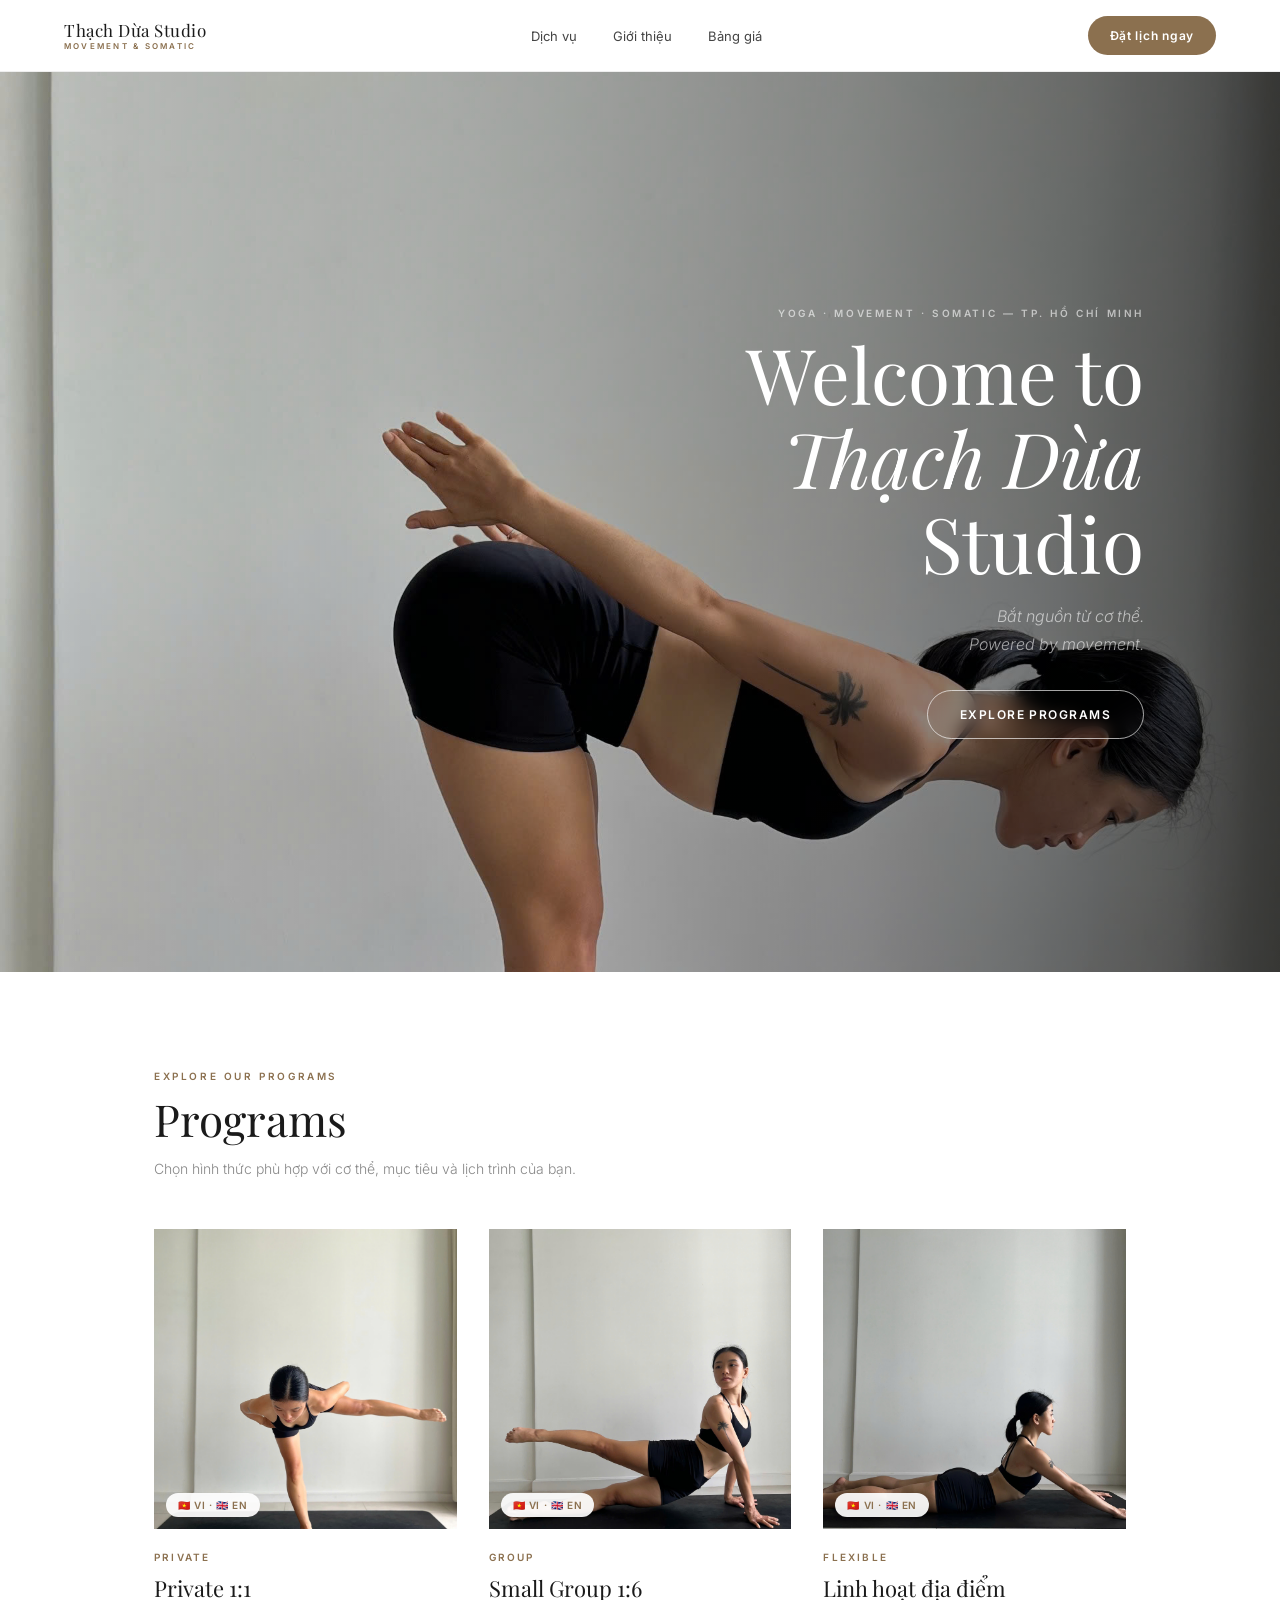
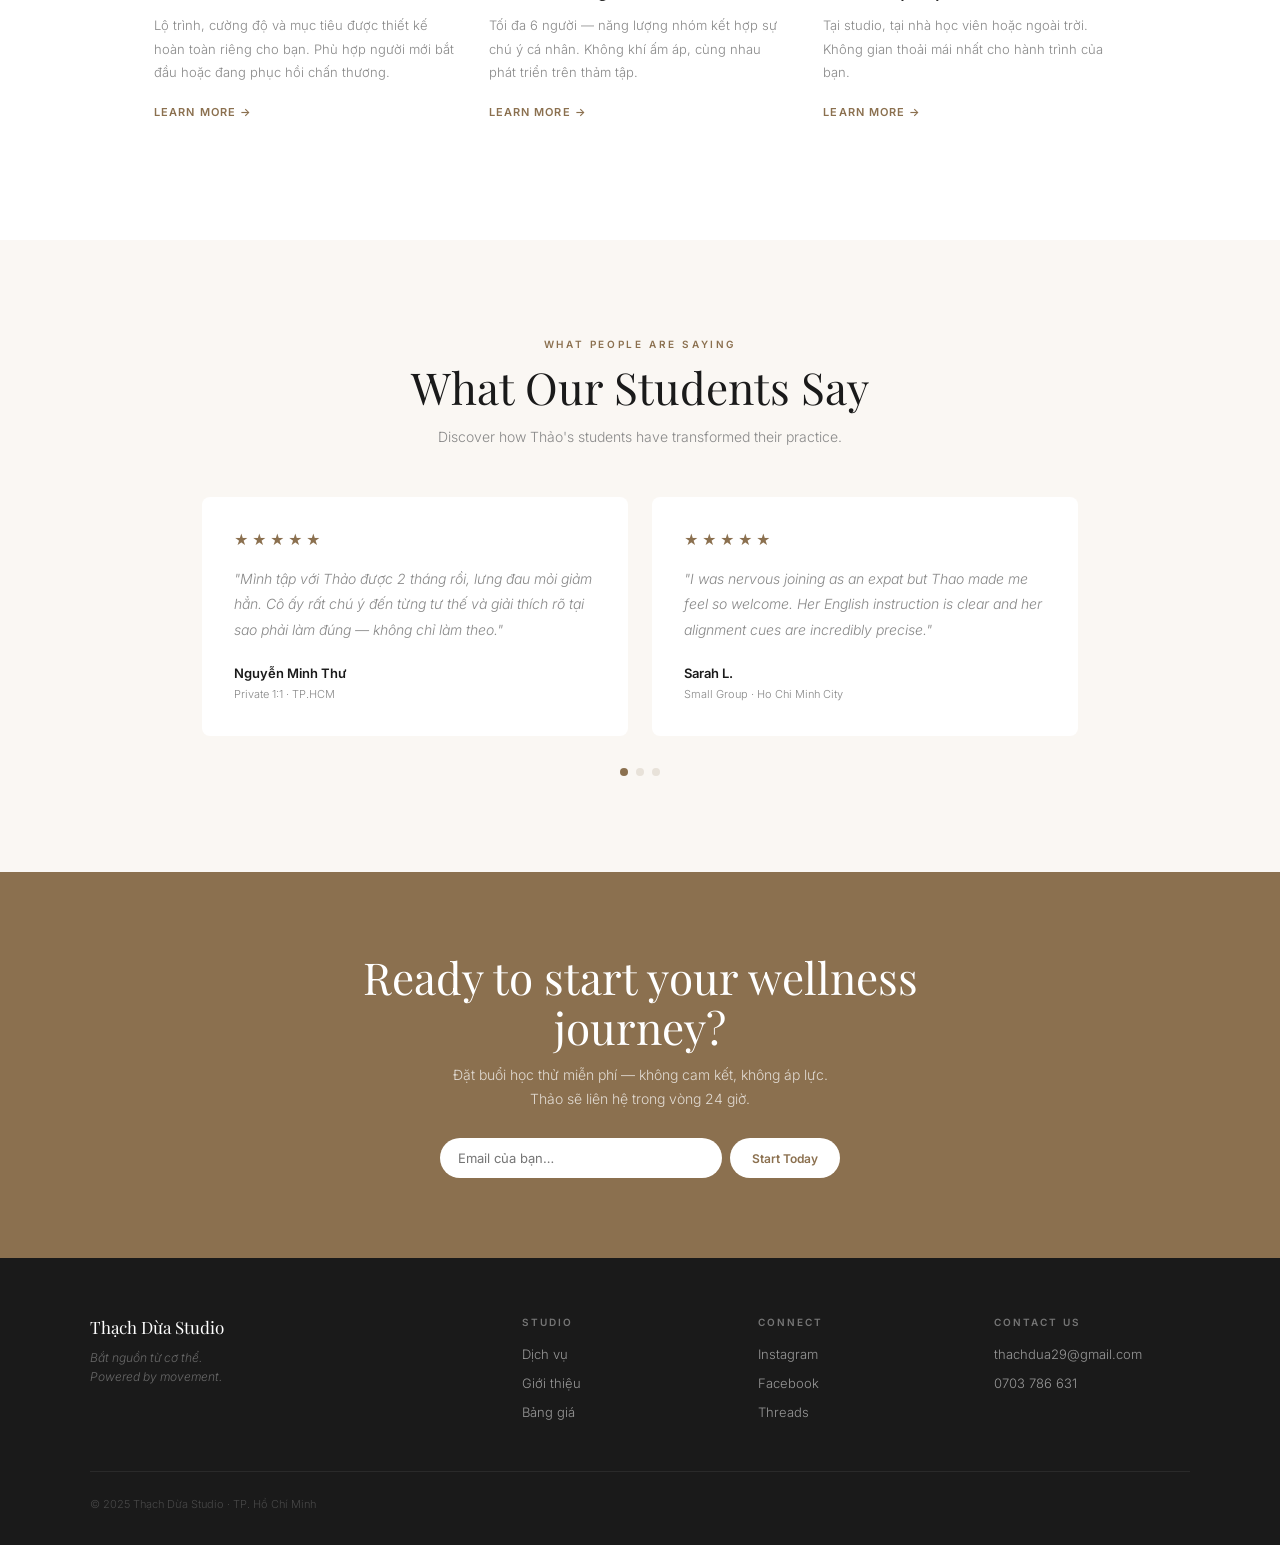
<file: index.html>
<!DOCTYPE html>
<html lang="vi">
<head>
<meta charset="UTF-8">
<meta name="viewport" content="width=device-width, initial-scale=1.0">
<title>Thạch Dừa Studio — Yoga & Movement, TP. Hồ Chí Minh</title>
<link rel="stylesheet" href="style.css">
</head>
<body>

<!-- NAV -->
<nav class="nav">
  <a href="index.html" class="nav-logo">
    <span class="nav-logo-name">Thạch Dừa Studio</span>
    <span class="nav-logo-sub">Movement &amp; Somatic</span>
  </a>
  <ul class="nav-links">
    <li><a href="programs.html">Dịch vụ</a></li>
    <li><a href="about.html">Giới thiệu</a></li>
    <li><a href="pricing.html">Bảng giá</a></li>
  </ul>
  <a href="mailto:thachdua29@gmail.com" class="nav-cta">Đặt lịch ngay</a>
</nav>

<!-- HERO -->
<section class="hero">
  <div class="hero-bg" style="background-image:url('images/2aoboqwjpbpxuohyoxawbfhjyfrezbrump8bomac4.jpg');"></div>
  <div class="hero-text">
    <span class="eyebrow">Yoga · Movement · Somatic — TP. Hồ Chí Minh</span>
    <h1 class="hero-h1">
      Welcome to<br>
      <em>Thạch Dừa</em><br>
      Studio
    </h1>
    <p class="hero-tagline">Bắt nguồn từ cơ thể.<br>Powered by movement.</p>
    <a href="programs.html" class="hero-btn">Explore Programs</a>
  </div>
</section>

<!-- PROGRAMS PREVIEW -->
<section style="background:var(--white);">
  <div class="inner">
    <span class="eyebrow">Explore our programs</span>
    <h2 class="section-title">Programs</h2>
    <p class="section-sub">Chọn hình thức phù hợp với cơ thể, mục tiêu và lịch trình của bạn.</p>
    <div class="cards-grid">

      <div>
        <div class="card-img-wrap">
          <img class="card-img" src="images/2aoboqwjpfn8reksp76ifyfwxgduxieminqu508o15.jpg" alt="Private 1:1 yoga session">
          <span class="lang-badge">🇻🇳 VI · 🇬🇧 EN</span>
        </div>
        <div class="card-body">
          <div class="card-label">Private</div>
          <div class="card-title">Private 1:1</div>
          <p class="card-desc">Lộ trình, cường độ và mục tiêu được thiết kế hoàn toàn riêng cho bạn. Phù hợp người mới bắt đầu hoặc đang phục hồi chấn thương.</p>
          <a href="programs.html" class="card-link">Learn More →</a>
        </div>
      </div>

      <div>
        <div class="card-img-wrap">
          <img class="card-img" src="images/2aoboqwjpcphf2q485jx04hoiq3ceyb1tag0qavc7.jpg" alt="Small group yoga class">
          <span class="lang-badge">🇻🇳 VI · 🇬🇧 EN</span>
        </div>
        <div class="card-body">
          <div class="card-label">Group</div>
          <div class="card-title">Small Group 1:6</div>
          <p class="card-desc">Tối đa 6 người — năng lượng nhóm kết hợp sự chú ý cá nhân. Không khí ấm áp, cùng nhau phát triển trên thảm tập.</p>
          <a href="programs.html" class="card-link">Learn More →</a>
        </div>
      </div>

      <div>
        <div class="card-img-wrap">
          <img class="card-img" src="images/2aoboqwjpf3xjsj5gzhisjfq6zc9faot9e6muyiq14.jpg" alt="Flexible location yoga" style="object-position:center 35%;">
          <span class="lang-badge">🇻🇳 VI · 🇬🇧 EN</span>
        </div>
        <div class="card-body">
          <div class="card-label">Flexible</div>
          <div class="card-title">Linh hoạt địa điểm</div>
          <p class="card-desc">Tại studio, tại nhà học viên hoặc ngoài trời. Không gian thoải mái nhất cho hành trình của bạn.</p>
          <a href="programs.html" class="card-link">Learn More →</a>
        </div>
      </div>

    </div>
  </div>
</section>

<!-- TESTIMONIALS -->
<section class="testimonials">
  <div class="inner">
    <div class="testimonials-header">
      <span class="eyebrow">What people are saying</span>
      <h2 class="section-title">What Our Students Say</h2>
      <p class="section-sub">Discover how Thảo's students have transformed their practice.</p>
    </div>
    <div class="carousel">
      <div class="carousel-track">

        <!-- Slide 1: reviews 1 + 2 -->
        <div class="testi-card">
          <div class="testi-item">
            <div class="testi-stars">★★★★★</div>
            <p class="testi-quote">"Mình tập với Thảo được 2 tháng rồi, lưng đau mỏi giảm hẳn. Cô ấy rất chú ý đến từng tư thế và giải thích rõ tại sao phải làm đúng — không chỉ làm theo."</p>
            <div class="testi-name">Nguyễn Minh Thư</div>
            <div class="testi-sub">Private 1:1 · TP.HCM</div>
          </div>
          <div class="testi-item">
            <div class="testi-stars">★★★★★</div>
            <p class="testi-quote">"I was nervous joining as an expat but Thao made me feel so welcome. Her English instruction is clear and her alignment cues are incredibly precise."</p>
            <div class="testi-name">Sarah L.</div>
            <div class="testi-sub">Small Group · Ho Chi Minh City</div>
          </div>
        </div>

        <!-- Slide 2: reviews 3 + 4 -->
        <div class="testi-card">
          <div class="testi-item">
            <div class="testi-stars">★★★★★</div>
            <p class="testi-quote">"Thảo dạy tại nhà mình nên không phải lo di chuyển. Buổi học rất cá nhân hóa, phù hợp với thời gian và mục tiêu của mình."</p>
            <div class="testi-name">Trần Khánh Linh</div>
            <div class="testi-sub">Linh hoạt địa điểm · TP.HCM</div>
          </div>
          <div class="testi-item">
            <div class="testi-stars">★★★★★</div>
            <p class="testi-quote">"Thao is an exceptional teacher. She explains each movement clearly in English and I've seen incredible progress in my flexibility and core strength."</p>
            <div class="testi-name">James M.</div>
            <div class="testi-sub">Private 1:1 · District 2</div>
          </div>
        </div>

        <!-- Slide 3: review 5 solo -->
        <div class="testi-card">
          <div class="testi-item">
            <div class="testi-stars">★★★★★</div>
            <p class="testi-quote">"Nhóm nhỏ 6 người rất ấm cúng. Thảo để ý đến từng người dù dạy nhóm — cảm giác như được học riêng vậy."</p>
            <div class="testi-name">Lê Phương Anh</div>
            <div class="testi-sub">Small Group · TP.HCM</div>
          </div>
          <div class="testi-item" style="visibility:hidden;" aria-hidden="true"></div>
        </div>

      </div>
      <div class="carousel-dots">
        <button class="carousel-dot active" aria-label="Slide 1"></button>
        <button class="carousel-dot" aria-label="Slide 2"></button>
        <button class="carousel-dot" aria-label="Slide 3"></button>
      </div>
    </div>
  </div>
</section>

<!-- CTA STRIP -->
<section class="cta-strip">
  <h2 class="section-title">Ready to start your wellness journey?</h2>
  <p class="cta-strip-sub">Đặt buổi học thử miễn phí — không cam kết, không áp lực.<br>Thảo sẽ liên hệ trong vòng 24 giờ.</p>
  <form class="cta-form" onsubmit="var e=this.querySelector('input').value;window.location='mailto:thachdua29@gmail.com?subject=Đặt lịch học thử&body=Email của tôi: '+encodeURIComponent(e);return false;">
    <input class="cta-input" type="email" placeholder="Email của bạn…" required>
    <button class="cta-submit" type="submit">Start Today</button>
  </form>
</section>

<!-- FOOTER -->
<footer class="footer">
  <div class="footer-inner">
    <div>
      <div class="footer-name">Thạch Dừa Studio</div>
      <div class="footer-tagline">Bắt nguồn từ cơ thể.<br>Powered by movement.</div>
    </div>
    <div class="footer-col">
      <div class="footer-col-title">Studio</div>
      <a href="programs.html">Dịch vụ</a>
      <a href="about.html">Giới thiệu</a>
      <a href="pricing.html">Bảng giá</a>
    </div>
    <div class="footer-col">
      <div class="footer-col-title">Connect</div>
      <a href="https://www.instagram.com/thach_dua/" target="_blank" rel="noopener">Instagram</a>
      <a href="https://www.facebook.com/dua.thach.2906/" target="_blank" rel="noopener">Facebook</a>
      <a href="https://www.threads.com/@thach_dua" target="_blank" rel="noopener">Threads</a>
    </div>
    <div class="footer-col">
      <div class="footer-col-title">Contact Us</div>
      <a href="mailto:thachdua29@gmail.com">thachdua29@gmail.com</a>
      <a href="tel:+84703786631">0703 786 631</a>
    </div>
  </div>
  <div class="footer-copy">© 2025 Thạch Dừa Studio · TP. Hồ Chí Minh</div>
</footer>

<script src="carousel.js"></script>
</body>
</html>
</file>
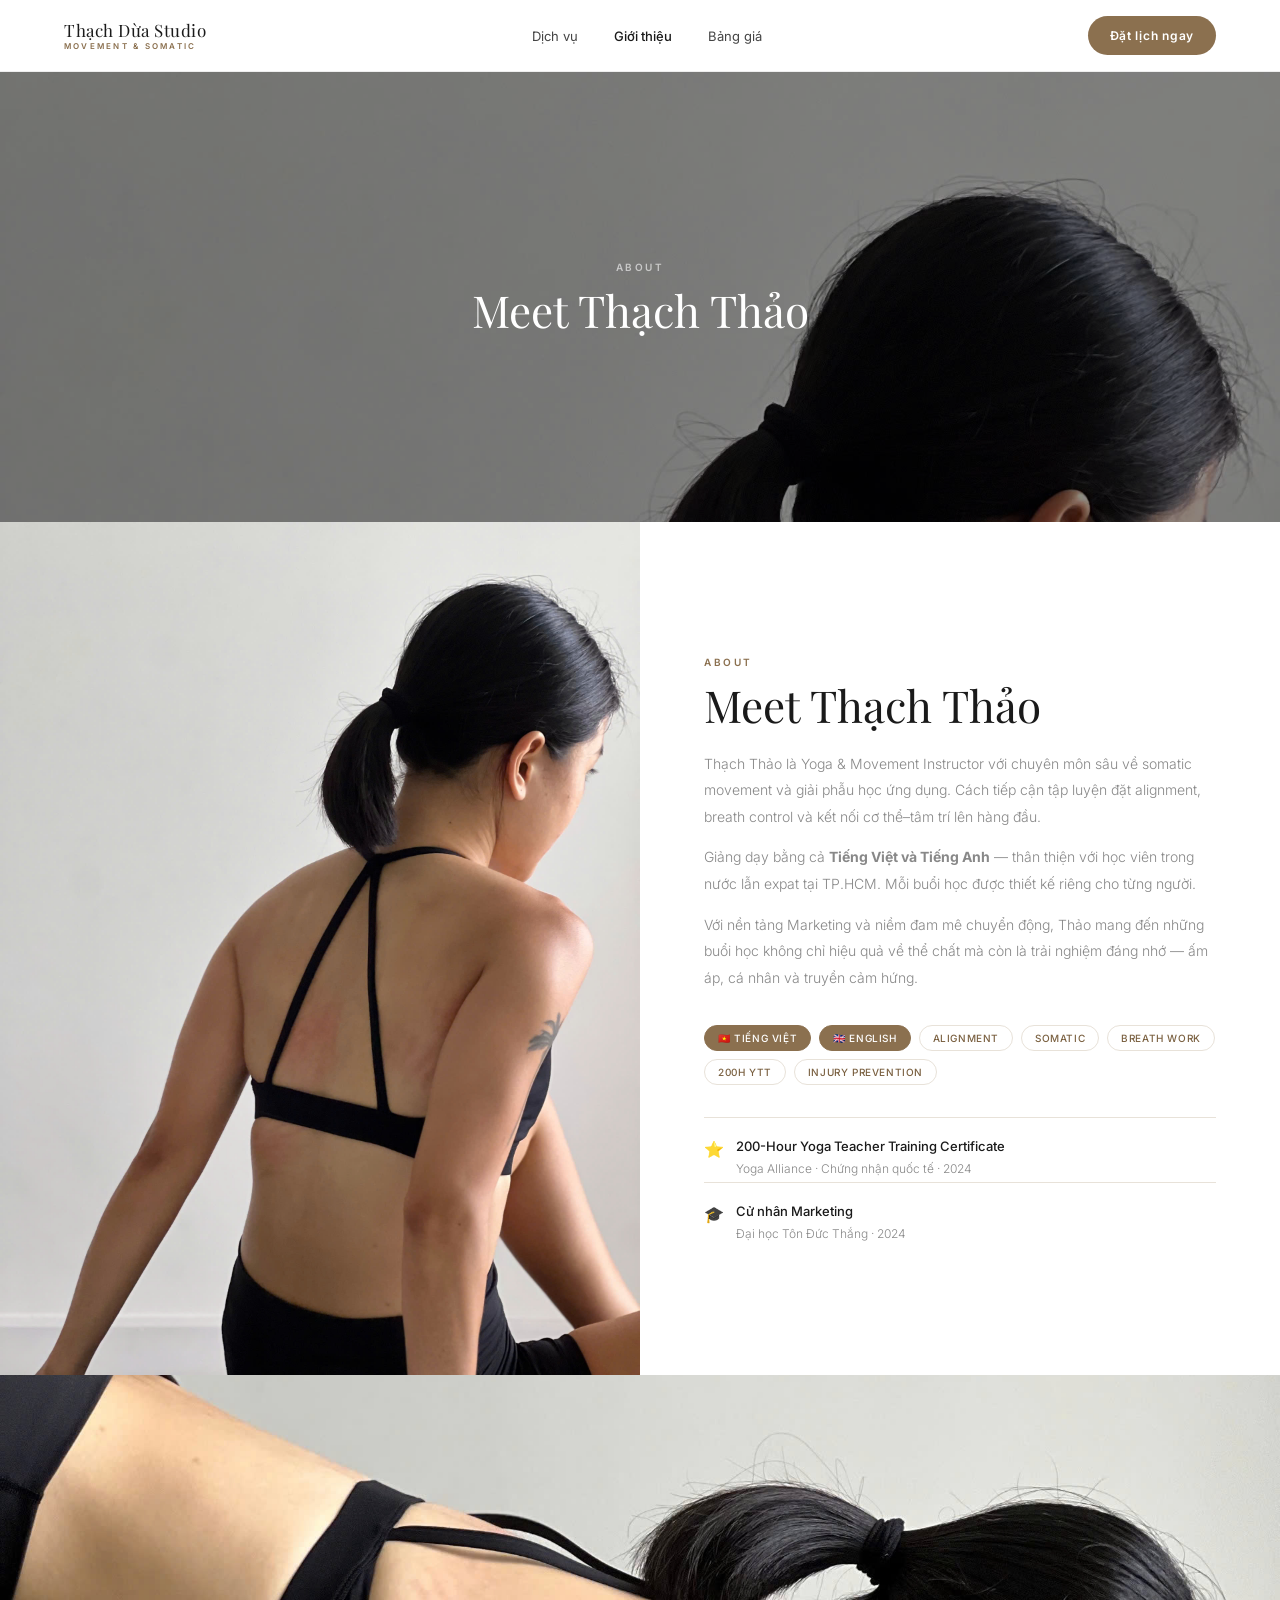
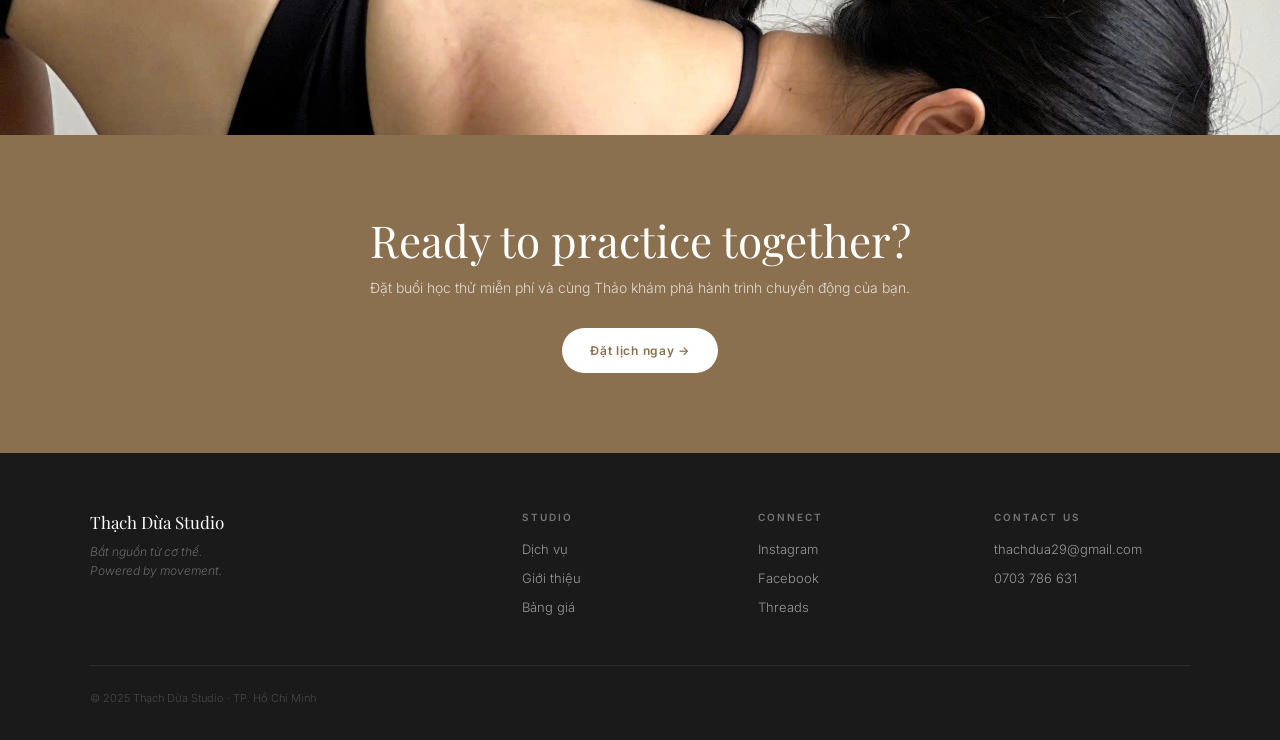
<file: about.html>
<!DOCTYPE html>
<html lang="vi">
<head>
<meta charset="UTF-8">
<meta name="viewport" content="width=device-width, initial-scale=1.0">
<title>About — Thạch Dừa Studio</title>
<link rel="stylesheet" href="style.css">
</head>
<body>

<!-- NAV -->
<nav class="nav">
  <a href="index.html" class="nav-logo">
    <span class="nav-logo-name">Thạch Dừa Studio</span>
    <span class="nav-logo-sub">Movement &amp; Somatic</span>
  </a>
  <ul class="nav-links">
    <li><a href="programs.html">Dịch vụ</a></li>
    <li><a href="about.html" class="nav-current">Giới thiệu</a></li>
    <li><a href="pricing.html">Bảng giá</a></li>
  </ul>
  <a href="mailto:thachdua29@gmail.com" class="nav-cta">Đặt lịch ngay</a>
</nav>

<!-- PAGE BANNER -->
<div class="page-banner">
  <div class="page-banner-bg" style="background-image:url('images/2aoboqwjpelzb93t9tnogm1sgfkuivyl9txvhwbi13.jpg');background-position:center top;"></div>
  <div class="page-banner-text">
    <span class="eyebrow">About</span>
    <h1 class="section-title">Meet Thạch Thảo</h1>
  </div>
</div>

<!-- SPLIT BIO -->
<div class="about-split">
  <div class="about-photo">
    <img src="images/2aoboqwjpelzb93t9tnogm1sgfkuivyl9txvhwbi13.jpg" alt="Thạch Thảo — yoga instructor">
  </div>
  <div class="about-content">
    <span class="eyebrow">About</span>
    <h2 class="section-title" style="margin-bottom:20px;">Meet Thạch Thảo</h2>
    <p class="about-body">Thạch Thảo là Yoga &amp; Movement Instructor với chuyên môn sâu về somatic movement và giải phẫu học ứng dụng. Cách tiếp cận tập luyện đặt alignment, breath control và kết nối cơ thể–tâm trí lên hàng đầu.</p>
    <p class="about-body">Giảng dạy bằng cả <strong>Tiếng Việt và Tiếng Anh</strong> — thân thiện với học viên trong nước lẫn expat tại TP.HCM. Mỗi buổi học được thiết kế riêng cho từng người.</p>
    <p class="about-body">Với nền tảng Marketing và niềm đam mê chuyển động, Thảo mang đến những buổi học không chỉ hiệu quả về thể chất mà còn là trải nghiệm đáng nhớ — ấm áp, cá nhân và truyền cảm hứng.</p>
    <div class="about-tags">
      <span class="about-tag hi">🇻🇳 Tiếng Việt</span>
      <span class="about-tag hi">🇬🇧 English</span>
      <span class="about-tag">Alignment</span>
      <span class="about-tag">Somatic</span>
      <span class="about-tag">Breath Work</span>
      <span class="about-tag">200h YTT</span>
      <span class="about-tag">Injury Prevention</span>
    </div>
    <div class="cert-row">
      <div class="cert-icon">⭐</div>
      <div>
        <div class="cert-title">200-Hour Yoga Teacher Training Certificate</div>
        <div class="cert-sub">Yoga Alliance · Chứng nhận quốc tế · 2024</div>
      </div>
    </div>
    <div class="cert-row">
      <div class="cert-icon">🎓</div>
      <div>
        <div class="cert-title">Cử nhân Marketing</div>
        <div class="cert-sub">Đại học Tôn Đức Thắng · 2024</div>
      </div>
    </div>
  </div>
</div>

<!-- SECONDARY IMAGE STRIP -->
<div class="img-strip">
  <img src="images/2aoboqwjpb0izstdcjy0wo6v5sdwgmvvrkfdzyre3.jpg" alt="Thạch Thảo — forward fold practice">
</div>

<!-- CTA STRIP -->
<section class="cta-strip">
  <h2 class="section-title">Ready to practice together?</h2>
  <p class="cta-strip-sub">Đặt buổi học thử miễn phí và cùng Thảo khám phá hành trình chuyển động của bạn.</p>
  <a href="mailto:thachdua29@gmail.com" class="btn-primary" style="background:var(--white);color:var(--taupe);">Đặt lịch ngay →</a>
</section>

<!-- FOOTER -->
<footer class="footer">
  <div class="footer-inner">
    <div>
      <div class="footer-name">Thạch Dừa Studio</div>
      <div class="footer-tagline">Bắt nguồn từ cơ thể.<br>Powered by movement.</div>
    </div>
    <div class="footer-col">
      <div class="footer-col-title">Studio</div>
      <a href="programs.html">Dịch vụ</a>
      <a href="about.html">Giới thiệu</a>
      <a href="pricing.html">Bảng giá</a>
    </div>
    <div class="footer-col">
      <div class="footer-col-title">Connect</div>
      <a href="https://www.instagram.com/thach_dua/" target="_blank" rel="noopener">Instagram</a>
      <a href="https://www.facebook.com/dua.thach.2906/" target="_blank" rel="noopener">Facebook</a>
      <a href="https://www.threads.com/@thach_dua" target="_blank" rel="noopener">Threads</a>
    </div>
    <div class="footer-col">
      <div class="footer-col-title">Contact Us</div>
      <a href="mailto:thachdua29@gmail.com">thachdua29@gmail.com</a>
      <a href="tel:+84703786631">0703 786 631</a>
    </div>
  </div>
  <div class="footer-copy">© 2025 Thạch Dừa Studio · TP. Hồ Chí Minh</div>
</footer>

</body>
</html>
</file>
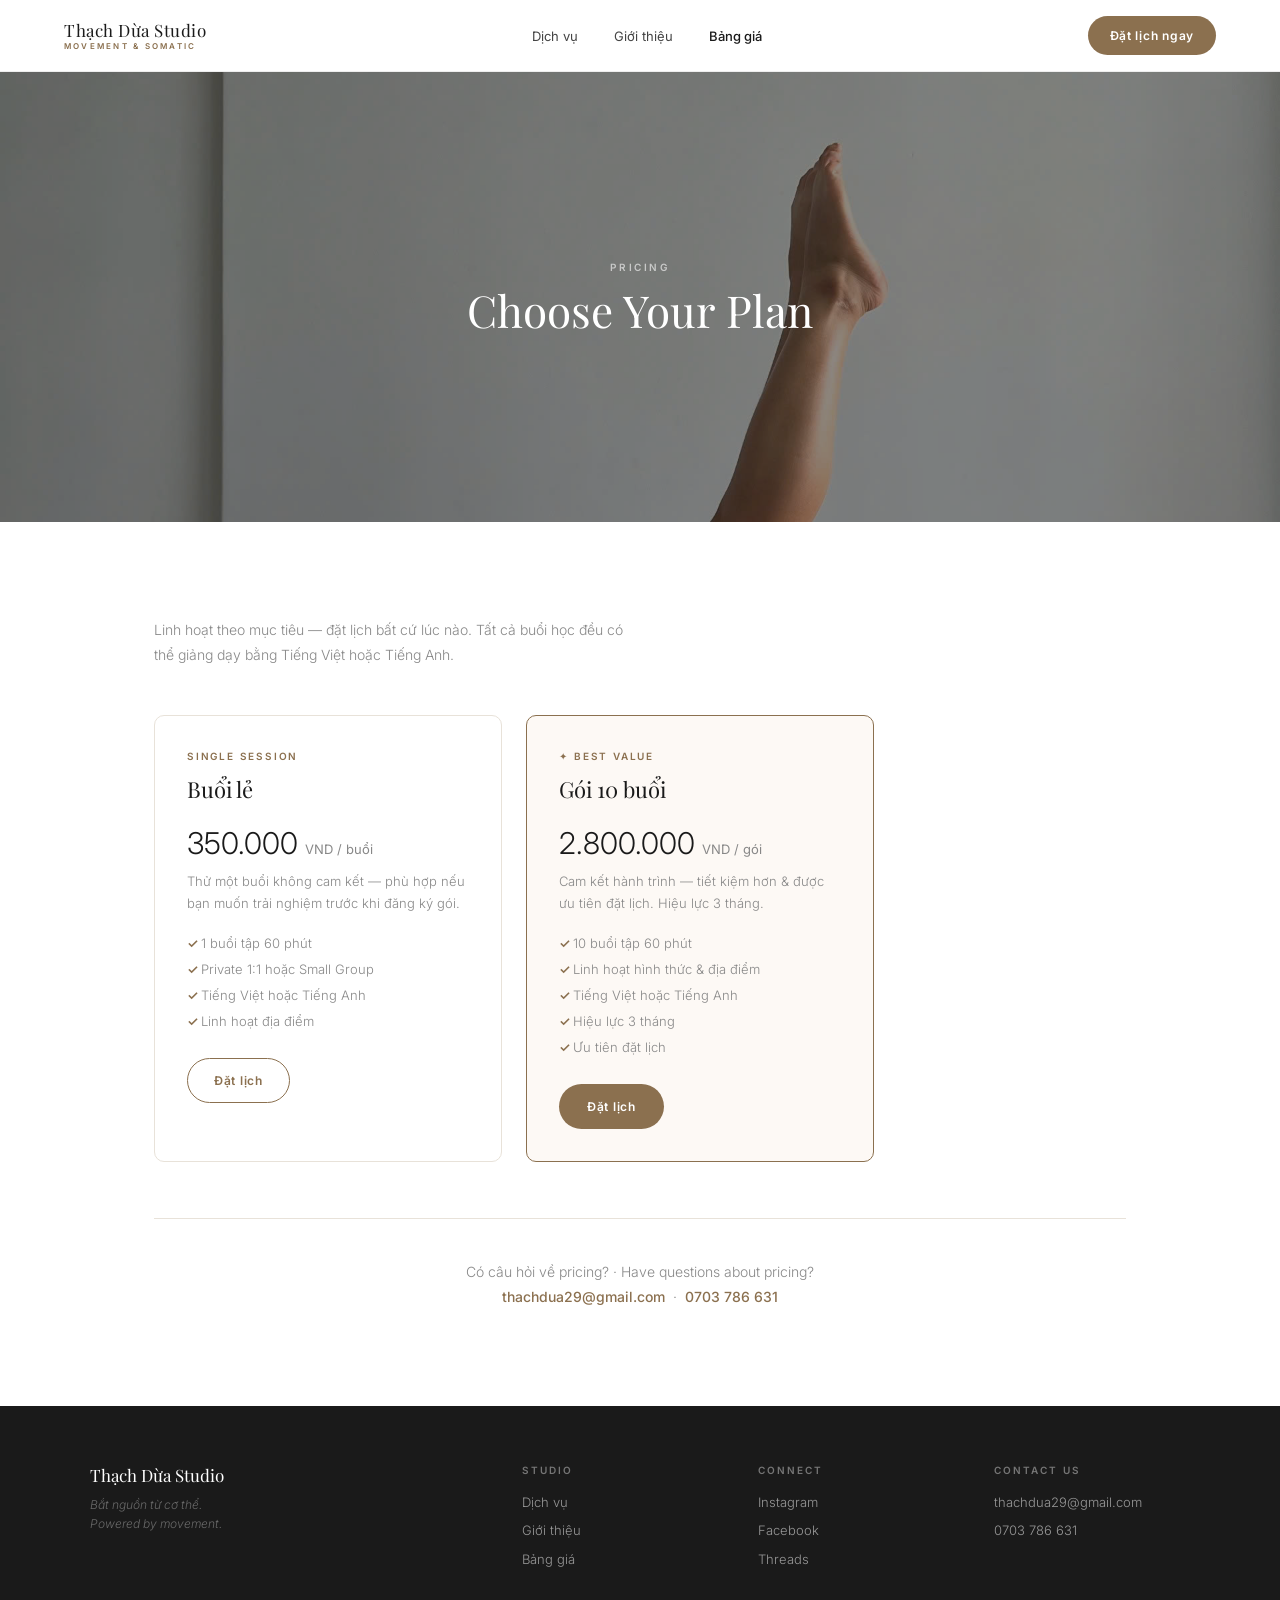
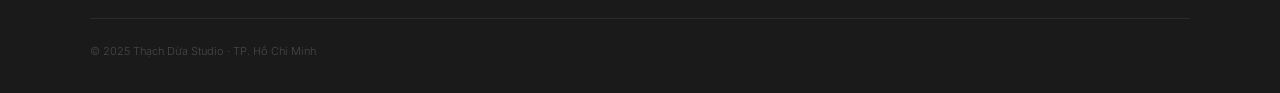
<file: pricing.html>
<!DOCTYPE html>
<html lang="vi">
<head>
<meta charset="UTF-8">
<meta name="viewport" content="width=device-width, initial-scale=1.0">
<title>Pricing — Thạch Dừa Studio</title>
<link rel="stylesheet" href="style.css">
</head>
<body>

<!-- NAV -->
<nav class="nav">
  <a href="index.html" class="nav-logo">
    <span class="nav-logo-name">Thạch Dừa Studio</span>
    <span class="nav-logo-sub">Movement &amp; Somatic</span>
  </a>
  <ul class="nav-links">
    <li><a href="programs.html">Dịch vụ</a></li>
    <li><a href="about.html">Giới thiệu</a></li>
    <li><a href="pricing.html" class="nav-current">Bảng giá</a></li>
  </ul>
  <a href="mailto:thachdua29@gmail.com" class="nav-cta">Đặt lịch ngay</a>
</nav>

<!-- PAGE BANNER -->
<div class="page-banner">
  <div class="page-banner-bg" style="background-image:url('images/2aoboqwjpdge0szcgu1l2tpakqy9vz5xwgc1wczw9.jpg');background-position:center 30%;"></div>
  <div class="page-banner-text">
    <span class="eyebrow">Pricing</span>
    <h1 class="section-title">Choose Your Plan</h1>
  </div>
</div>

<!-- PRICING CARDS -->
<section style="background:var(--white);">
  <div class="inner">
    <p class="section-sub">Linh hoạt theo mục tiêu — đặt lịch bất cứ lúc nào. Tất cả buổi học đều có thể giảng dạy bằng Tiếng Việt hoặc Tiếng Anh.</p>
    <div class="pricing-grid">

      <div class="price-card">
        <span class="price-badge">Single Session</span>
        <div class="price-name">Buổi lẻ</div>
        <div class="price-amount">350.000 <span>VND / buổi</span></div>
        <p class="price-desc">Thử một buổi không cam kết — phù hợp nếu bạn muốn trải nghiệm trước khi đăng ký gói.</p>
        <ul class="price-features">
          <li>1 buổi tập 60 phút</li>
          <li>Private 1:1 hoặc Small Group</li>
          <li>Tiếng Việt hoặc Tiếng Anh</li>
          <li>Linh hoạt địa điểm</li>
        </ul>
        <a href="mailto:thachdua29@gmail.com?subject=Đặt lịch buổi lẻ" class="btn-outline">Đặt lịch</a>
      </div>

      <div class="price-card featured">
        <span class="price-badge">✦ Best Value</span>
        <div class="price-name">Gói 10 buổi</div>
        <div class="price-amount">2.800.000 <span>VND / gói</span></div>
        <p class="price-desc">Cam kết hành trình — tiết kiệm hơn &amp; được ưu tiên đặt lịch. Hiệu lực 3 tháng.</p>
        <ul class="price-features">
          <li>10 buổi tập 60 phút</li>
          <li>Linh hoạt hình thức &amp; địa điểm</li>
          <li>Tiếng Việt hoặc Tiếng Anh</li>
          <li>Hiệu lực 3 tháng</li>
          <li>Ưu tiên đặt lịch</li>
        </ul>
        <a href="mailto:thachdua29@gmail.com?subject=Đặt gói 10 buổi" class="btn-primary">Đặt lịch</a>
      </div>

    </div>

    <!-- CONTACT PROMPT -->
    <div style="margin-top:56px;padding-top:40px;border-top:1px solid var(--border);text-align:center;">
      <p style="font-size:14px;color:var(--muted);line-height:1.8;">
        Có câu hỏi về pricing? · Have questions about pricing?<br>
        <a href="mailto:thachdua29@gmail.com" style="color:var(--taupe);font-weight:500;">thachdua29@gmail.com</a>
        &nbsp;·&nbsp;
        <a href="tel:+84703786631" style="color:var(--taupe);font-weight:500;">0703 786 631</a>
      </p>
    </div>
  </div>
</section>

<!-- FOOTER -->
<footer class="footer">
  <div class="footer-inner">
    <div>
      <div class="footer-name">Thạch Dừa Studio</div>
      <div class="footer-tagline">Bắt nguồn từ cơ thể.<br>Powered by movement.</div>
    </div>
    <div class="footer-col">
      <div class="footer-col-title">Studio</div>
      <a href="programs.html">Dịch vụ</a>
      <a href="about.html">Giới thiệu</a>
      <a href="pricing.html">Bảng giá</a>
    </div>
    <div class="footer-col">
      <div class="footer-col-title">Connect</div>
      <a href="https://www.instagram.com/thach_dua/" target="_blank" rel="noopener">Instagram</a>
      <a href="https://www.facebook.com/dua.thach.2906/" target="_blank" rel="noopener">Facebook</a>
      <a href="https://www.threads.com/@thach_dua" target="_blank" rel="noopener">Threads</a>
    </div>
    <div class="footer-col">
      <div class="footer-col-title">Contact Us</div>
      <a href="mailto:thachdua29@gmail.com">thachdua29@gmail.com</a>
      <a href="tel:+84703786631">0703 786 631</a>
    </div>
  </div>
  <div class="footer-copy">© 2025 Thạch Dừa Studio · TP. Hồ Chí Minh</div>
</footer>

</body>
</html>
</file>
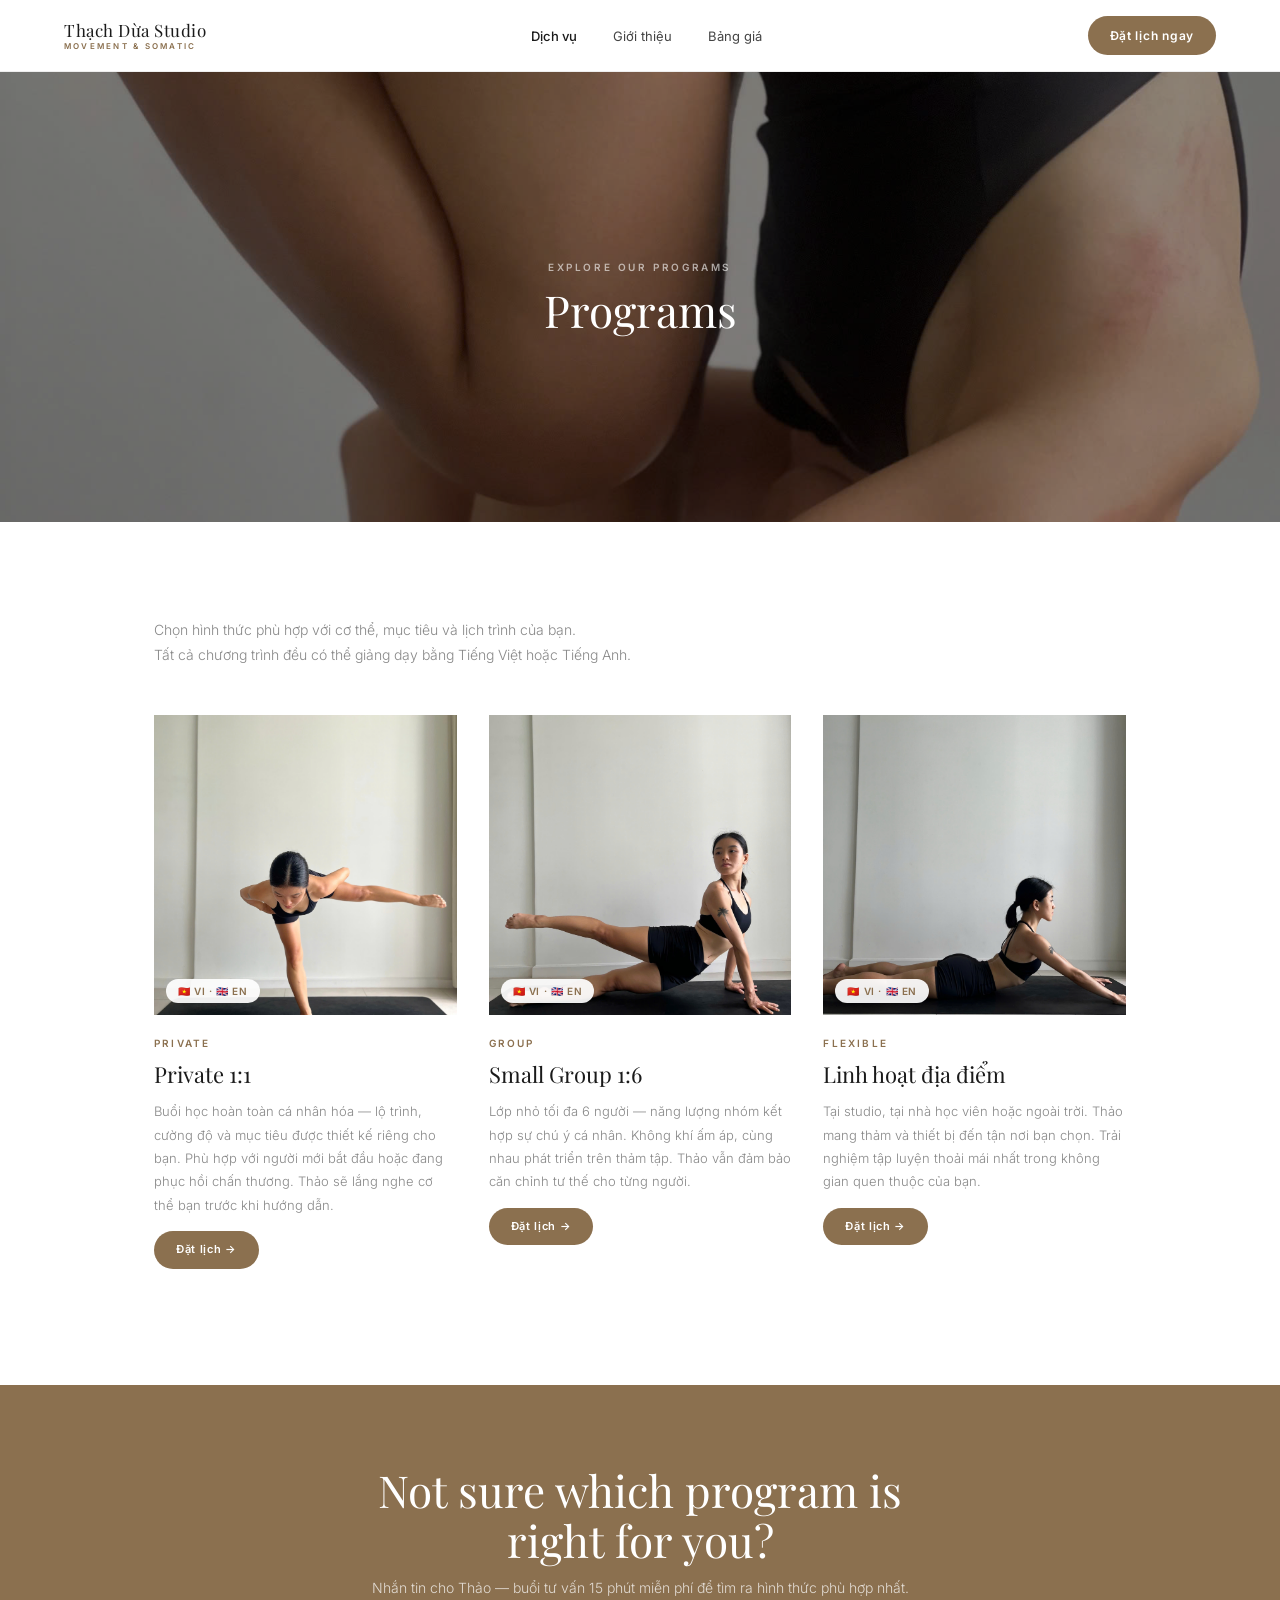
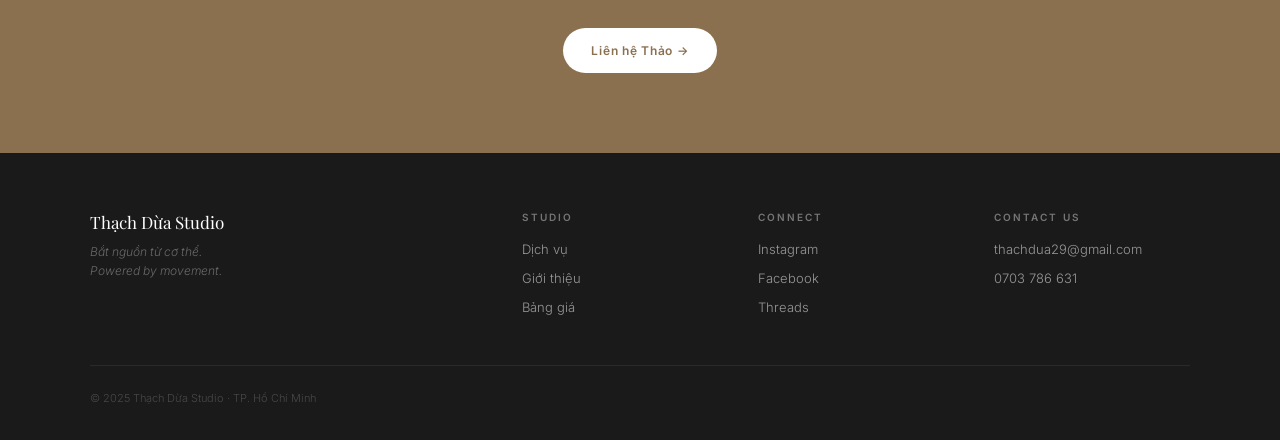
<file: programs.html>
<!DOCTYPE html>
<html lang="vi">
<head>
<meta charset="UTF-8">
<meta name="viewport" content="width=device-width, initial-scale=1.0">
<title>Programs — Thạch Dừa Studio</title>
<link rel="stylesheet" href="style.css">
</head>
<body>

<!-- NAV -->
<nav class="nav">
  <a href="index.html" class="nav-logo">
    <span class="nav-logo-name">Thạch Dừa Studio</span>
    <span class="nav-logo-sub">Movement &amp; Somatic</span>
  </a>
  <ul class="nav-links">
    <li><a href="programs.html" class="nav-current">Dịch vụ</a></li>
    <li><a href="about.html">Giới thiệu</a></li>
    <li><a href="pricing.html">Bảng giá</a></li>
  </ul>
  <a href="mailto:thachdua29@gmail.com" class="nav-cta">Đặt lịch ngay</a>
</nav>

<!-- PAGE BANNER -->
<div class="page-banner">
  <div class="page-banner-bg" style="background-image:url('images/2aoboqwjpam0hdsjgttoadzrpmo6yn5l3ioddzjw1.jpg');"></div>
  <div class="page-banner-text">
    <span class="eyebrow">Explore our programs</span>
    <h1 class="section-title">Programs</h1>
  </div>
</div>

<!-- SERVICE CARDS -->
<section style="background:var(--white);">
  <div class="inner">
    <p class="section-sub" style="margin-bottom:48px;">
      Chọn hình thức phù hợp với cơ thể, mục tiêu và lịch trình của bạn.<br>
      Tất cả chương trình đều có thể giảng dạy bằng Tiếng Việt hoặc Tiếng Anh.
    </p>
    <div class="cards-grid">

      <div>
        <div class="card-img-wrap">
          <img class="card-img" src="images/2aoboqwjpfn8reksp76ifyfwxgduxieminqu508o15.jpg" alt="Private 1:1 yoga — warrior III balance pose">
          <span class="lang-badge">🇻🇳 VI · 🇬🇧 EN</span>
        </div>
        <div class="card-body">
          <div class="card-label">Private</div>
          <div class="card-title">Private 1:1</div>
          <p class="card-desc">Buổi học hoàn toàn cá nhân hóa — lộ trình, cường độ và mục tiêu được thiết kế riêng cho bạn. Phù hợp với người mới bắt đầu hoặc đang phục hồi chấn thương. Thảo sẽ lắng nghe cơ thể bạn trước khi hướng dẫn.</p>
          <a href="mailto:thachdua29@gmail.com?subject=Đặt lịch Private 1:1" class="btn-primary" style="font-size:11px;padding:10px 22px;">Đặt lịch →</a>
        </div>
      </div>

      <div>
        <div class="card-img-wrap">
          <img class="card-img" src="images/2aoboqwjpcphf2q485jx04hoiq3ceyb1tag0qavc7.jpg" alt="Small group yoga class — side-lying extension">
          <span class="lang-badge">🇻🇳 VI · 🇬🇧 EN</span>
        </div>
        <div class="card-body">
          <div class="card-label">Group</div>
          <div class="card-title">Small Group 1:6</div>
          <p class="card-desc">Lớp nhỏ tối đa 6 người — năng lượng nhóm kết hợp sự chú ý cá nhân. Không khí ấm áp, cùng nhau phát triển trên thảm tập. Thảo vẫn đảm bảo căn chỉnh tư thế cho từng người.</p>
          <a href="mailto:thachdua29@gmail.com?subject=Đặt lịch Small Group" class="btn-primary" style="font-size:11px;padding:10px 22px;">Đặt lịch →</a>
        </div>
      </div>

      <div>
        <div class="card-img-wrap">
          <img class="card-img" src="images/2aoboqwjpf3xjsj5gzhisjfq6zc9faot9e6muyiq14.jpg" alt="Flexible location yoga — sphinx pose" style="object-position:center 35%;">
          <span class="lang-badge">🇻🇳 VI · 🇬🇧 EN</span>
        </div>
        <div class="card-body">
          <div class="card-label">Flexible</div>
          <div class="card-title">Linh hoạt địa điểm</div>
          <p class="card-desc">Tại studio, tại nhà học viên hoặc ngoài trời. Thảo mang thảm và thiết bị đến tận nơi bạn chọn. Trải nghiệm tập luyện thoải mái nhất trong không gian quen thuộc của bạn.</p>
          <a href="mailto:thachdua29@gmail.com?subject=Đặt lịch Flexible" class="btn-primary" style="font-size:11px;padding:10px 22px;">Đặt lịch →</a>
        </div>
      </div>

    </div>
  </div>
</section>

<!-- CTA STRIP -->
<section class="cta-strip">
  <h2 class="section-title">Not sure which program is right for you?</h2>
  <p class="cta-strip-sub">Nhắn tin cho Thảo — buổi tư vấn 15 phút miễn phí để tìm ra hình thức phù hợp nhất.</p>
  <a href="mailto:thachdua29@gmail.com" class="btn-primary" style="background:var(--white);color:var(--taupe);">Liên hệ Thảo →</a>
</section>

<!-- FOOTER -->
<footer class="footer">
  <div class="footer-inner">
    <div>
      <div class="footer-name">Thạch Dừa Studio</div>
      <div class="footer-tagline">Bắt nguồn từ cơ thể.<br>Powered by movement.</div>
    </div>
    <div class="footer-col">
      <div class="footer-col-title">Studio</div>
      <a href="programs.html">Dịch vụ</a>
      <a href="about.html">Giới thiệu</a>
      <a href="pricing.html">Bảng giá</a>
    </div>
    <div class="footer-col">
      <div class="footer-col-title">Connect</div>
      <a href="https://www.instagram.com/thach_dua/" target="_blank" rel="noopener">Instagram</a>
      <a href="https://www.facebook.com/dua.thach.2906/" target="_blank" rel="noopener">Facebook</a>
      <a href="https://www.threads.com/@thach_dua" target="_blank" rel="noopener">Threads</a>
    </div>
    <div class="footer-col">
      <div class="footer-col-title">Contact Us</div>
      <a href="mailto:thachdua29@gmail.com">thachdua29@gmail.com</a>
      <a href="tel:+84703786631">0703 786 631</a>
    </div>
  </div>
  <div class="footer-copy">© 2025 Thạch Dừa Studio · TP. Hồ Chí Minh</div>
</footer>

</body>
</html>
</file>
<file: style.css>
/* ── FONTS ── */
@import url('https://fonts.googleapis.com/css2?family=Playfair+Display:ital,wght@0,400;0,500;1,400&family=Inter:wght@300;400;500;600&display=swap');

/* ── TOKENS ── */
:root {
  --white:    #ffffff;
  --cream:    #faf7f3;
  --taupe:    #8b704f;
  --charcoal: #1a1a1a;
  --muted:    #888888;
  --border:   #e8e2d9;
}

/* ── RESET ── */
*, *::before, *::after { box-sizing: border-box; margin: 0; padding: 0; }
html { scroll-behavior: smooth; }
img { display: block; max-width: 100%; }
a { color: inherit; text-decoration: none; }

/* ── BASE ── */
body {
  font-family: 'Inter', ui-sans-serif, system-ui, sans-serif;
  font-weight: 300;
  font-size: 16px;
  line-height: 1.6;
  color: var(--charcoal);
  background: var(--white);
  overflow-x: hidden;
}

/* ── TYPOGRAPHY UTILITIES ── */
.eyebrow {
  font-size: 10px;
  font-weight: 600;
  letter-spacing: 0.26em;
  text-transform: uppercase;
  color: var(--taupe);
  margin-bottom: 10px;
  display: block;
}
.section-title {
  font-family: 'Playfair Display', serif;
  font-size: clamp(28px, 4vw, 44px);
  font-weight: 400;
  line-height: 1.15;
  margin-bottom: 12px;
}
.section-sub {
  font-size: 14px;
  color: var(--muted);
  line-height: 1.75;
  max-width: 480px;
  margin-bottom: 48px;
}

/* ── LAYOUT ── */
.inner {
  max-width: 1100px;
  margin: 0 auto;
  padding: 0 5vw;
}
section { padding: 96px 5vw; }

/* ── NAV ── */
.nav {
  position: fixed; top: 0; left: 0; right: 0; z-index: 200;
  height: 72px;
  background: var(--white);
  border-bottom: 1px solid #eee;
  display: flex; align-items: center; justify-content: space-between;
  padding: 0 5vw;
}
.nav-logo {
  display: flex; flex-direction: column; line-height: 1;
}
.nav-logo-name {
  font-family: 'Playfair Display', serif;
  font-size: 17px; font-weight: 400; color: var(--charcoal); letter-spacing: 0.03em;
}
.nav-logo-sub {
  font-size: 8px; font-weight: 600; letter-spacing: 0.28em;
  text-transform: uppercase; color: var(--taupe); margin-top: 3px;
}
.nav-links {
  display: flex; gap: 36px; list-style: none;
}
.nav-links a {
  font-size: 13px; font-weight: 400; color: #444;
  transition: color 150ms;
}
.nav-links a:hover { color: var(--charcoal); }
.nav-current { color: var(--charcoal) !important; font-weight: 500 !important; }
.nav-cta {
  background: var(--taupe); color: var(--white);
  padding: 10px 22px; border-radius: 9999px;
  font-size: 12px; font-weight: 600; letter-spacing: 0.06em;
  transition: opacity 200ms;
}
.nav-cta:hover { opacity: 0.85; }

/* ── FOOTER ── */
.footer {
  background: var(--charcoal);
  padding: 56px 5vw 32px;
}
.footer-inner {
  max-width: 1100px; margin: 0 auto;
  display: grid; grid-template-columns: 2fr 1fr 1fr 1fr; gap: 40px;
  margin-bottom: 40px;
}
.footer-name {
  font-family: 'Playfair Display', serif;
  font-size: 17px; color: var(--white); margin-bottom: 6px;
}
.footer-tagline {
  font-size: 12px; color: rgba(255,255,255,0.35); font-style: italic; line-height: 1.6;
}
.footer-col-title {
  font-size: 10px; font-weight: 600; letter-spacing: 0.2em;
  text-transform: uppercase; color: rgba(255,255,255,0.4); margin-bottom: 14px;
}
.footer-col a {
  display: block; font-size: 13px; color: rgba(255,255,255,0.55);
  margin-bottom: 8px; transition: color 150ms;
}
.footer-col a:hover { color: var(--white); }
.footer-copy {
  max-width: 1100px; margin: 0 auto;
  padding-top: 24px; border-top: 1px solid rgba(255,255,255,0.07);
  font-size: 11px; color: rgba(255,255,255,0.2);
}

/* ── PAGE BANNER (inner pages) ── */
.page-banner {
  position: relative; height: 50vh; min-height: 380px;
  margin-top: 72px;
  display: flex; align-items: center; justify-content: center;
  overflow: hidden; text-align: center;
}
.page-banner-bg {
  position: absolute; inset: 0;
  background-size: cover; background-position: center;
}
.page-banner-bg::after {
  content: '';
  position: absolute; inset: 0;
  background: rgba(0,0,0,0.45);
}
.page-banner-text { position: relative; z-index: 1; }
.page-banner-text .eyebrow,
.hero-text .eyebrow { color: rgba(255,255,255,0.6); }
.page-banner-text .section-title { color: var(--white); margin-bottom: 0; }

/* ── SERVICE CARDS ── */
.cards-grid {
  display: grid; grid-template-columns: repeat(3, 1fr); gap: 32px;
}
.card-img {
  width: 100%; height: 300px; object-fit: cover;
}
.card-img-wrap { position: relative; }
.lang-badge {
  position: absolute; bottom: 12px; left: 12px;
  background: rgba(255,255,255,0.92);
  border-radius: 9999px;
  font-size: 10px; font-weight: 600; letter-spacing: 0.06em;
  color: var(--taupe); padding: 4px 12px;
}
.card-body { padding: 20px 0; }
.card-label {
  font-size: 10px; font-weight: 600; letter-spacing: 0.22em;
  text-transform: uppercase; color: var(--taupe); margin-bottom: 6px;
}
.card-title {
  font-family: 'Playfair Display', serif;
  font-size: 22px; font-weight: 400; color: var(--charcoal); margin-bottom: 8px;
}
.card-desc { font-size: 13px; color: var(--muted); line-height: 1.8; margin-bottom: 14px; }
.card-link {
  font-size: 11px; font-weight: 600; letter-spacing: 0.1em;
  text-transform: uppercase; color: var(--taupe);
  transition: opacity 150ms;
}
.card-link:hover { opacity: 0.7; }

/* ── BUTTONS ── */
.btn-primary {
  display: inline-block; background: var(--taupe); color: var(--white);
  padding: 13px 28px; border-radius: 9999px;
  font-size: 12px; font-weight: 600; letter-spacing: 0.06em;
  transition: opacity 200ms;
}
.btn-primary:hover { opacity: 0.85; }
.btn-outline {
  display: inline-block; border: 1.5px solid var(--taupe); color: var(--taupe);
  background: transparent;
  padding: 12px 26px; border-radius: 9999px;
  font-size: 12px; font-weight: 600; letter-spacing: 0.06em;
  transition: all 200ms;
}
.btn-outline:hover { background: var(--taupe); color: var(--white); }

/* ── TESTIMONIALS ── */
.testimonials { background: var(--cream); }
.testimonials-header { text-align: center; margin-bottom: 48px; }
.testimonials-header .section-sub { margin: 0 auto; text-align: center; }
.carousel { position: relative; overflow: hidden; }
.carousel-track {
  display: flex; transition: transform 400ms ease;
}
.testi-card {
  min-width: 100%; padding: 0 48px;
  display: grid; grid-template-columns: 1fr 1fr; gap: 24px;
}
.testi-item {
  background: var(--white); border-radius: 8px; padding: 32px;
}
.testi-stars { color: var(--taupe); font-size: 14px; letter-spacing: 3px; margin-bottom: 14px; }
.testi-quote {
  font-size: 14px; font-style: italic; color: var(--muted);
  line-height: 1.85; margin-bottom: 20px;
}
.testi-name { font-size: 13px; font-weight: 600; color: var(--charcoal); }
.testi-sub { font-size: 11px; color: var(--muted); margin-top: 2px; }
.carousel-dots {
  display: flex; justify-content: center; gap: 8px; margin-top: 32px;
}
.carousel-dot {
  width: 8px; height: 8px; border-radius: 50%;
  background: var(--border); border: none; cursor: pointer; padding: 0;
  transition: background 200ms;
}
.carousel-dot.active { background: var(--taupe); }

/* ── CTA STRIP ── */
.cta-strip { background: var(--taupe); text-align: center; padding: 80px 5vw; }
.cta-strip .section-title { color: var(--white); max-width: 560px; margin: 0 auto 10px; }
.cta-strip-sub {
  font-size: 14px; color: rgba(255,255,255,0.75); margin-bottom: 28px; line-height: 1.7;
}
.cta-form {
  display: flex; gap: 8px; max-width: 400px; margin: 0 auto;
}
.cta-input {
  flex: 1; padding: 12px 18px; border-radius: 9999px; border: none;
  font-size: 13px; font-family: inherit; outline: none;
}
.cta-submit {
  background: var(--white); color: var(--taupe);
  padding: 12px 22px; border-radius: 9999px; border: none;
  font-size: 12px; font-weight: 600; font-family: inherit;
  cursor: pointer; white-space: nowrap; transition: opacity 200ms;
}
.cta-submit:hover { opacity: 0.88; }

/* ── PRICING ── */
.pricing-grid { display: grid; grid-template-columns: 1fr 1fr; gap: 24px; max-width: 720px; }
.price-card {
  border: 1.5px solid var(--border); border-radius: 10px; padding: 32px;
}
.price-card.featured { border-color: var(--taupe); background: #fdf9f5; }
.price-badge {
  font-size: 10px; font-weight: 600; letter-spacing: 0.18em; text-transform: uppercase;
  color: var(--taupe); margin-bottom: 8px; display: block;
}
.price-name {
  font-family: 'Playfair Display', serif;
  font-size: 22px; font-weight: 400; color: var(--charcoal); margin-bottom: 4px;
}
.price-amount {
  font-size: 30px; font-weight: 300; color: var(--charcoal); margin: 12px 0 4px;
}
.price-amount span { font-size: 13px; color: var(--muted); font-weight: 400; }
.price-desc { font-size: 13px; color: var(--muted); line-height: 1.65; margin-bottom: 16px; }
.price-features {
  list-style: none; font-size: 13px; color: var(--muted); line-height: 2; margin-bottom: 24px;
}
.price-features li::before { content: '✓ '; color: var(--taupe); font-weight: 600; }

/* ── ABOUT SPLIT ── */
.about-split {
  display: grid; grid-template-columns: 1fr 1fr; min-height: 560px;
}
.about-photo { overflow: hidden; }
.about-photo img { width: 100%; height: 100%; object-fit: cover; object-position: top; }
.about-content {
  padding: 72px 64px;
  display: flex; flex-direction: column; justify-content: center;
}
.about-body { font-size: 14px; color: var(--muted); line-height: 1.9; margin-bottom: 14px; }
.about-tags { display: flex; flex-wrap: wrap; gap: 8px; margin: 20px 0 28px; }
.about-tag {
  font-size: 10px; font-weight: 500; letter-spacing: 0.06em; text-transform: uppercase;
  border: 1px solid var(--border); border-radius: 9999px;
  padding: 4px 13px; color: #7a6040;
}
.about-tag.hi { background: var(--taupe); color: var(--white); border-color: var(--taupe); }
.cert-row {
  display: flex; gap: 12px; align-items: flex-start;
  padding-top: 18px; border-top: 1px solid var(--border); margin-top: 4px;
}
.cert-icon { font-size: 16px; flex-shrink: 0; margin-top: 1px; }
.cert-title { font-size: 13px; font-weight: 500; color: var(--charcoal); margin-bottom: 2px; }
.cert-sub { font-size: 12px; color: var(--muted); }

/* ── HOME HERO ── */
.hero {
  position: relative; height: 100vh; min-height: 620px;
  margin-top: 72px;
  display: flex; align-items: center; justify-content: flex-end;
  overflow: hidden;
}
.hero-bg {
  position: absolute; inset: 0;
  background-size: cover; background-position: center 20%;
}
.hero-bg::after {
  content: '';
  position: absolute; inset: 0;
  background: linear-gradient(to left, rgba(0,0,0,0.65) 0%, rgba(0,0,0,0.25) 55%, transparent 100%);
}
.hero-text {
  position: relative; z-index: 1;
  text-align: right; padding: 0 72px; max-width: 580px;
}
.hero-h1 {
  font-family: 'Playfair Display', serif;
  font-size: clamp(44px, 6vw, 78px); font-weight: 400;
  color: var(--white); line-height: 1.1; margin-bottom: 18px;
}
.hero-tagline {
  font-size: 16px; font-style: italic; color: rgba(255,255,255,0.6);
  line-height: 1.75; margin-bottom: 32px;
}
.hero-btn {
  display: inline-block;
  border: 1.5px solid rgba(255,255,255,0.65); color: var(--white);
  padding: 14px 32px; border-radius: 9999px;
  font-size: 12px; font-weight: 600; letter-spacing: 0.12em; text-transform: uppercase;
  -webkit-backdrop-filter: blur(8px); backdrop-filter: blur(8px); background: transparent;
  transition: background 200ms;
}
.hero-btn:hover { background: rgba(255,255,255,0.2); }

/* ── SECONDARY IMAGE STRIP ── */
.img-strip { height: 360px; overflow: hidden; }
.img-strip img { width: 100%; height: 100%; object-fit: cover; object-position: center 30%; }

/* ── RESPONSIVE ── */
@media (max-width: 768px) {
  .nav-links { display: none; }
  section { padding: 64px 5vw; }
  .cards-grid { grid-template-columns: 1fr; }
  .about-split { grid-template-columns: 1fr; }
  .about-content { padding: 48px 24px; }
  .footer-inner { grid-template-columns: 1fr 1fr; }
  .pricing-grid { grid-template-columns: 1fr; }
  .testi-card { grid-template-columns: 1fr; padding: 0 16px; }
  .cta-form { flex-direction: column; }
}
@media (prefers-reduced-motion: reduce) {
  .carousel-track { transition: none; }
  html { scroll-behavior: auto; }
}
</file>
